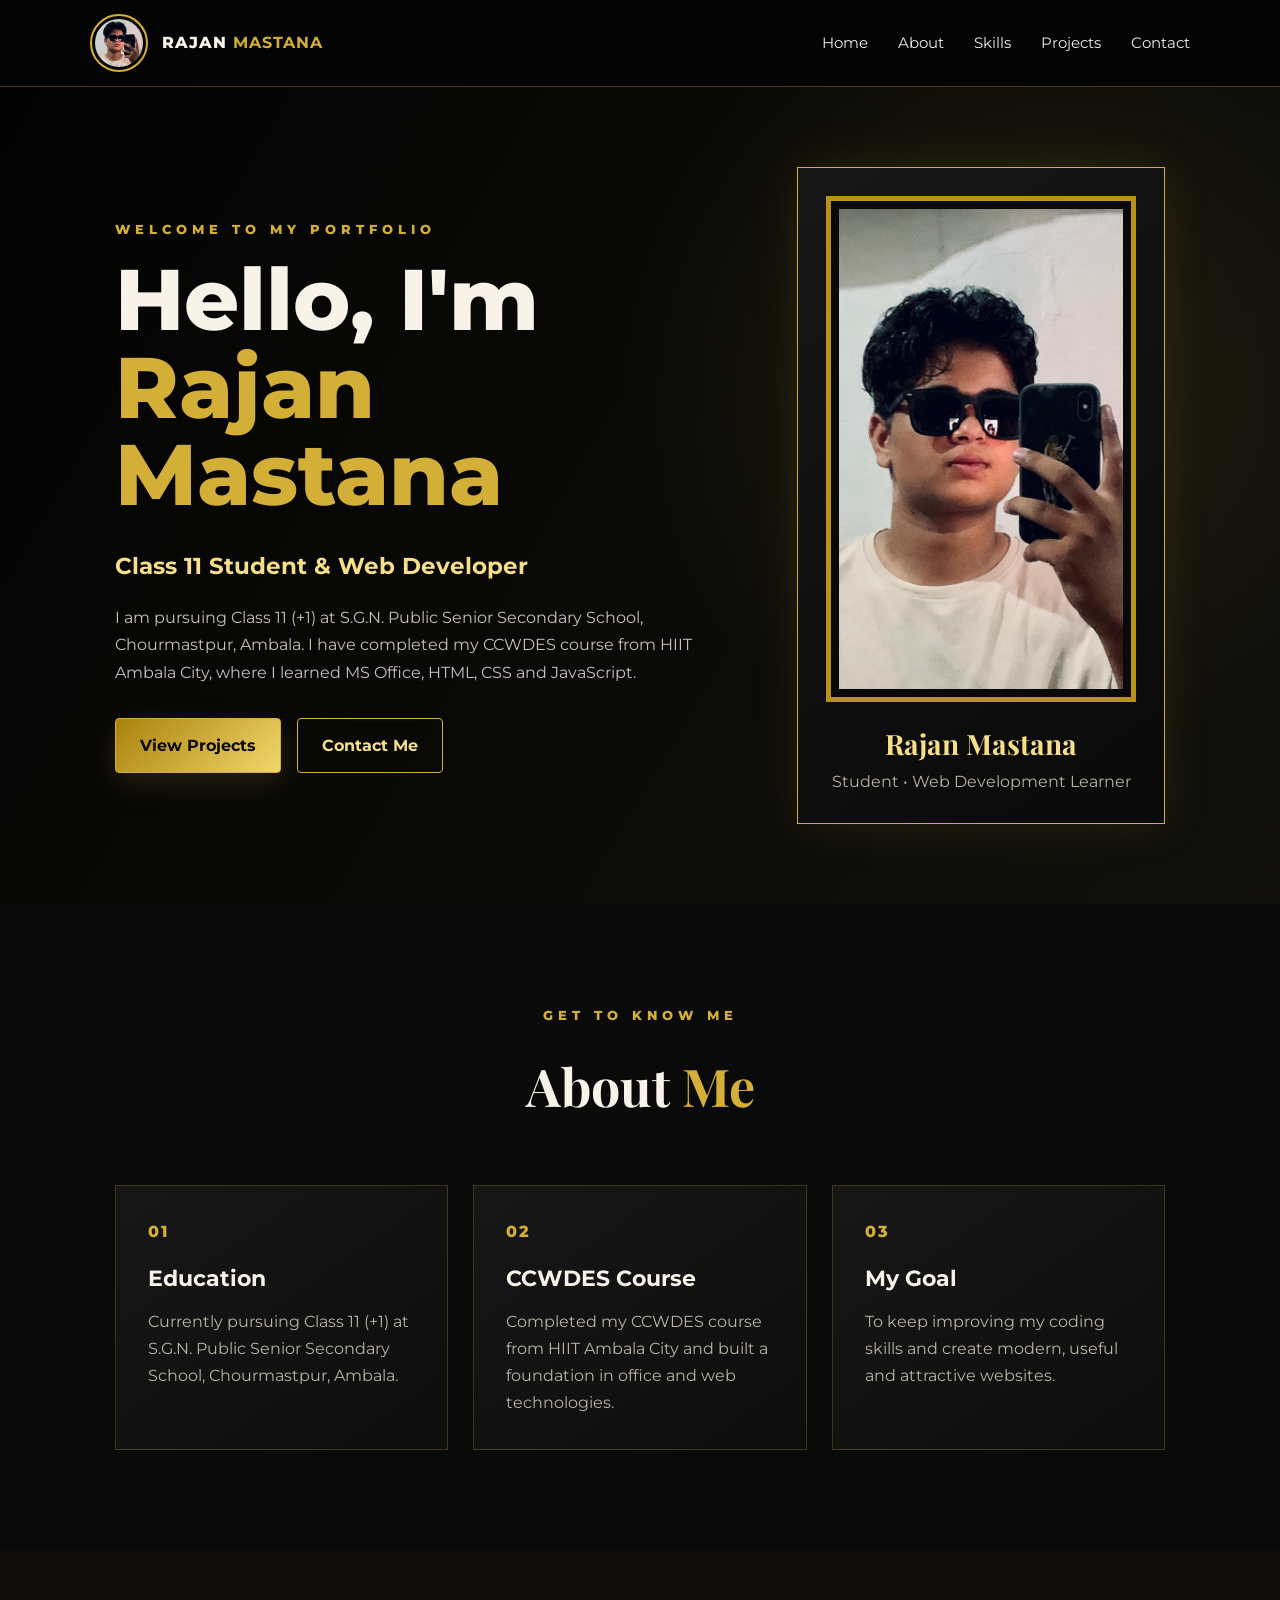
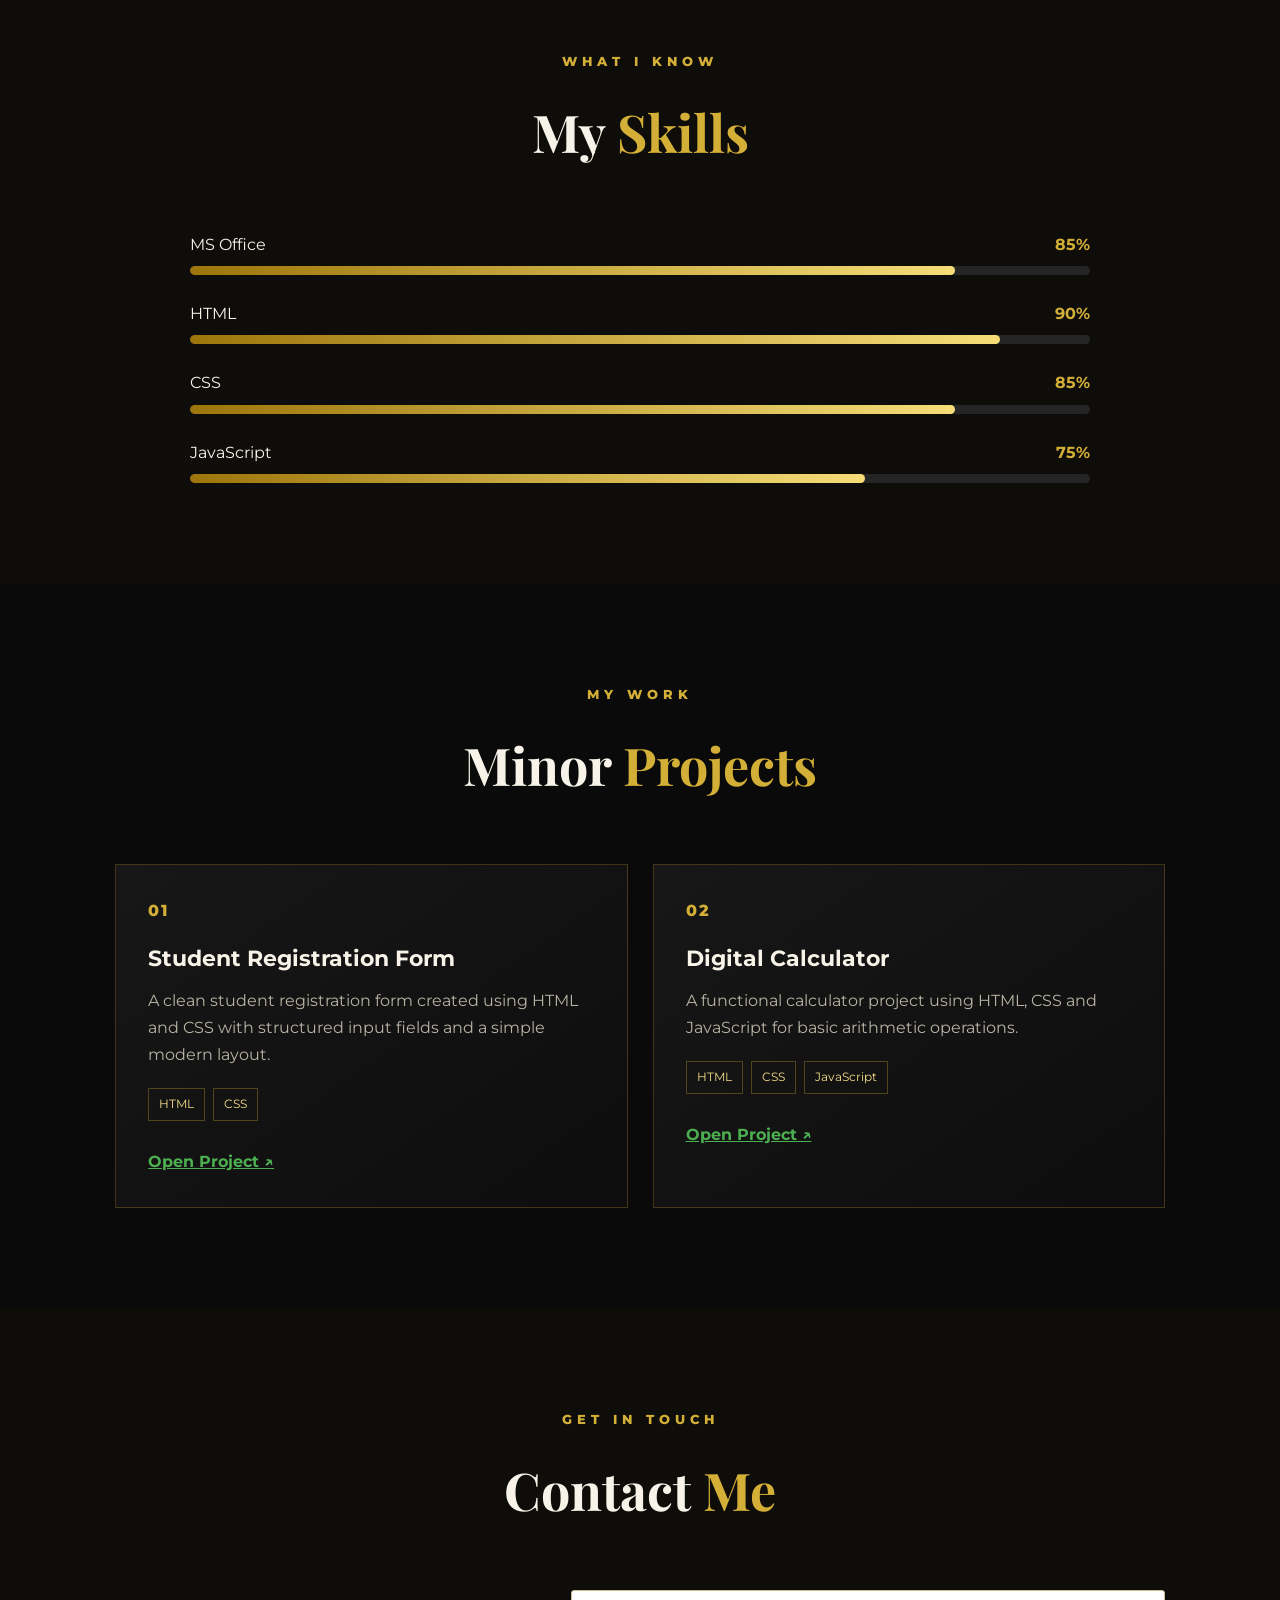
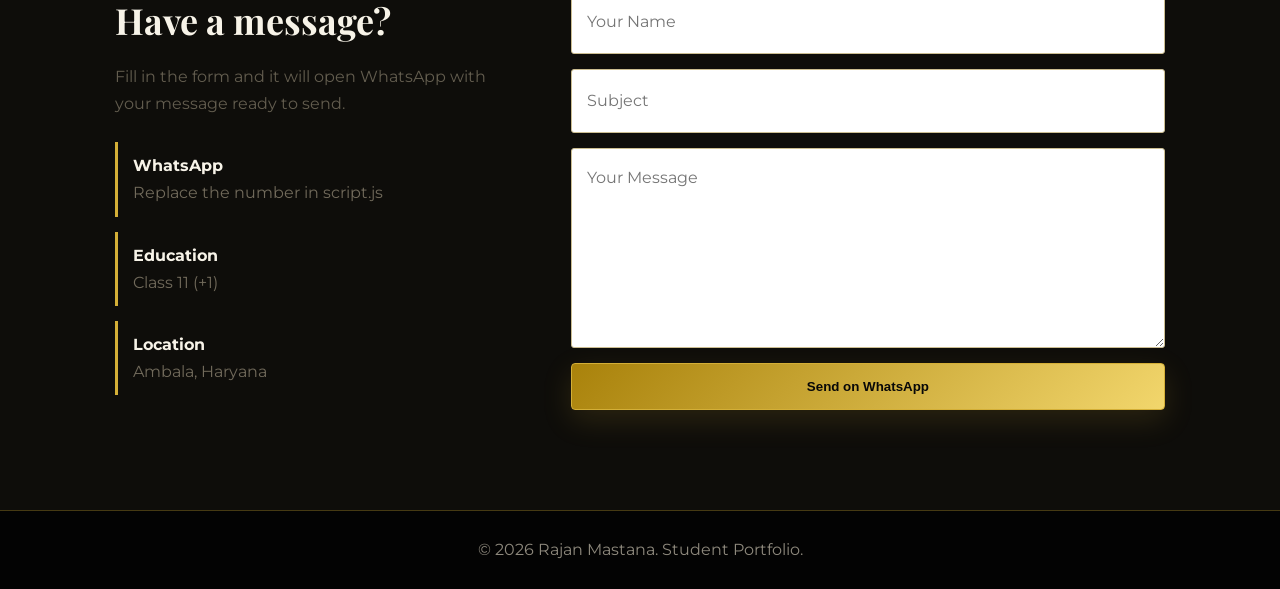
<file: index.html>
<!DOCTYPE html>
<html lang="en">
<head>
    <meta charset="UTF-8">
    <meta name="viewport" content="width=device-width, initial-scale=1.0">
    <title>Rajan Mastana | Student Portfolio</title>
    <link rel="stylesheet" href="style.css">
</head>
<body>

<header class="navbar">
    <a href="#home" class="logo">
        <img src="rajan.jpg" alt="Rajan Mastana">
        <span>RAJAN <b>MASTANA</b></span>
    </a>

    <nav>
        <a href="#home">Home</a>
        <a href="#about">About</a>
        <a href="#skills">Skills</a>
        <a href="#projects">Projects</a>
        <a href="#contact">Contact</a>
    </nav>
</header>

<main>
    <section id="home" class="hero">
        <div class="hero-text">
            <p class="eyebrow">WELCOME TO MY PORTFOLIO</p>
            <h1>Hello, I'm<br><span>Rajan Mastana</span></h1>
            <h2>Class 11 Student & Web Developer</h2>
            <p class="intro">
                I am pursuing Class 11 (+1) at S.G.N. Public Senior Secondary School,
                Chourmastpur, Ambala. I have completed my CCWDES course from HIIT Ambala City,
                where I learned MS Office, HTML, CSS and JavaScript.
            </p>

            <div class="buttons">
                <a href="#projects" class="btn gold-btn">View Projects</a>
                <a href="#contact" class="btn outline-btn">Contact Me</a>
            </div>
        </div>

        <div class="profile-card">
            <div class="photo-frame">
                <img src="rajan.jpg" alt="Rajan Mastana profile photo">
            </div>
            <h3>Rajan Mastana</h3>
            <p>Student • Web Development Learner</p>
        </div>
    </section>

    <section id="about" class="section">
        <div class="section-heading">
            <p class="eyebrow">GET TO KNOW ME</p>
            <h2>About <span>Me</span></h2>
        </div>

        <div class="cards">
            <article class="card">
                <div class="icon">01</div>
                <h3>Education</h3>
                <p>Currently pursuing Class 11 (+1) at S.G.N. Public Senior Secondary School, Chourmastpur, Ambala.</p>
            </article>

            <article class="card">
                <div class="icon">02</div>
                <h3>CCWDES Course</h3>
                <p>Completed my CCWDES course from HIIT Ambala City and built a foundation in office and web technologies.</p>
            </article>

            <article class="card">
                <div class="icon">03</div>
                <h3>My Goal</h3>
                <p>To keep improving my coding skills and create modern, useful and attractive websites.</p>
            </article>
        </div>
    </section>

    <section id="skills" class="section dark-section">
        <div class="section-heading">
            <p class="eyebrow">WHAT I KNOW</p>
            <h2>My <span>Skills</span></h2>
        </div>

        <div class="skills-grid">
            <div class="skill"><div class="skill-top"><span>MS Office</span><b>85%</b></div><div class="bar"><i style="width:85%"></i></div></div>
            <div class="skill"><div class="skill-top"><span>HTML</span><b>90%</b></div><div class="bar"><i style="width:90%"></i></div></div>
            <div class="skill"><div class="skill-top"><span>CSS</span><b>85%</b></div><div class="bar"><i style="width:85%"></i></div></div>
            <div class="skill"><div class="skill-top"><span>JavaScript</span><b>75%</b></div><div class="bar"><i style="width:75%"></i></div></div>
        </div>
    </section>

   <section id="projects" class="section">
    <div class="section-heading">
      <p class="eyebrow">MY WORK</p>
      <h2>Minor <span>Projects</span></h2>
    </div>
    <div class="project-grid">
      <article class="project-card">
        <span class="project-number">01</span>
        <h3>Student Registration Form</h3>
        <p>A clean student registration form created using HTML and CSS with structured input fields and a simple modern layout.</p>
        <div class="tags">
          <span>HTML</span>
          <span>CSS</span>
        </div>
        <br>
        <a href="student-registration.html" target="_blank" style="color: #4caf50; font-weight: bold; text-decoration: underline;">Open Project ↗</a>
      </article>

      <article class="project-card">
        <span class="project-number">02</span>
        <h3>Digital Calculator</h3>
        <p>A functional calculator project using HTML, CSS and JavaScript for basic arithmetic operations.</p>
        <div class="tags">
          <span>HTML</span>
          <span>CSS</span>
          <span>JavaScript</span>
        </div>
        <br>
        <a href="calculator.html" target="_blank" style="color: #4caf50; font-weight: bold; text-decoration: underline;">Open Project ↗</a>
      </article>
    </div>
  </section>

  <section id="contact" class="section">
    <div class="section-heading">
      <p class="eyebrow">GET IN TOUCH</p>
      <h2>Contact <span>Me</span></h2>
    </div>
    <div class="contact-layout">
      <div class="contact-info">
        <h3>Have a message?</h3>
        <p>Fill in the form and it will open WhatsApp with your message ready to send.</p>
        <div class="contact-item">
          <strong>WhatsApp</strong>
          <span>Replace the number in script.js</span>
        </div>
        <div class="contact-item">
          <strong>Education</strong>
          <span>Class 11 (+1)</span>
        </div>
        <div class="contact-item">
          <strong>Location</strong>
          <span>Ambala, Haryana</span>
        </div>
      </div>
      <form id="contactForm" class="contact-form">
        <input id="name" type="text" placeholder="Your Name" required>
        <input id="subject" type="text" placeholder="Subject" required>
        <textarea id="message" rows="6" placeholder="Your Message" required></textarea>
        <button type="submit" class="btn gold-btn">Send on WhatsApp</button>
      </form>
    </div>
  </section>
</main>

<footer>
  <p>© 2026 Rajan Mastana. Student Portfolio.</p>
</footer>

<script src="script.js"></script>
</body>
</html>
</file>
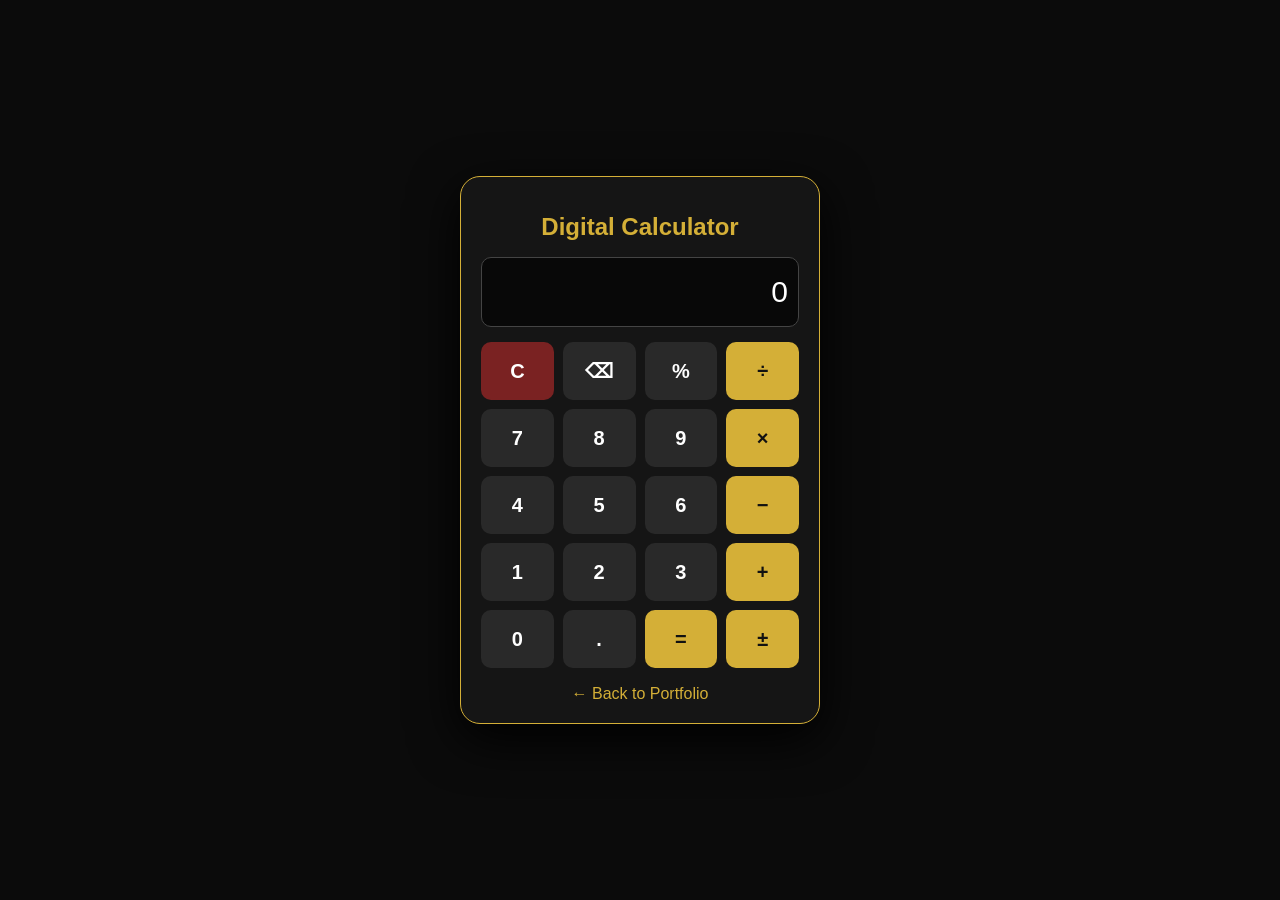
<file: calculator.html>
<!DOCTYPE html>
<html lang="en">
<head>
<meta charset="UTF-8">
<meta name="viewport" content="width=device-width, initial-scale=1.0">
<title>Digital Calculator | Rajan Mastana</title>
<style>
*{box-sizing:border-box}body{margin:0;min-height:100vh;display:flex;align-items:center;justify-content:center;background:#0b0b0b;color:#fff;font-family:Arial,sans-serif;padding:20px}.calc{width:min(360px,100%);background:#151515;border:1px solid #d4af37;border-radius:20px;padding:20px;box-shadow:0 15px 50px #000}.calc h1{text-align:center;color:#d4af37;font-size:24px}.display{width:100%;height:70px;margin-bottom:15px;padding:10px;text-align:right;font-size:30px;background:#080808;color:#fff;border:1px solid #444;border-radius:10px}.keys{display:grid;grid-template-columns:repeat(4,1fr);gap:9px}button{height:58px;border:0;border-radius:10px;background:#292929;color:#fff;font-size:20px;font-weight:bold;cursor:pointer}.op,.eq{background:#d4af37;color:#111}.clear{background:#7a2222}.back{display:block;text-align:center;margin-top:17px;color:#d4af37;text-decoration:none}
</style>
</head>
<body>
<div class="calc">
<h1>Digital Calculator</h1>
<input class="display" id="display" value="0" readonly>
<div class="keys">
<button class="clear" onclick="clearDisplay()">C</button><button onclick="del()">⌫</button><button onclick="percent()">%</button><button class="op" onclick="operator('/')">÷</button>
<button onclick="number('7')">7</button><button onclick="number('8')">8</button><button onclick="number('9')">9</button><button class="op" onclick="operator('*')">×</button>
<button onclick="number('4')">4</button><button onclick="number('5')">5</button><button onclick="number('6')">6</button><button class="op" onclick="operator('-')">−</button>
<button onclick="number('1')">1</button><button onclick="number('2')">2</button><button onclick="number('3')">3</button><button class="op" onclick="operator('+')">+</button>
<button onclick="number('0')">0</button><button onclick="decimal()">.</button><button class="eq" onclick="calculate()">=</button><button class="op" onclick="sign()">±</button>
</div>
<a class="back" href="../index.html">← Back to Portfolio</a>
</div>
<script src="calculator.js"></script>
</body>
</html>
</file>
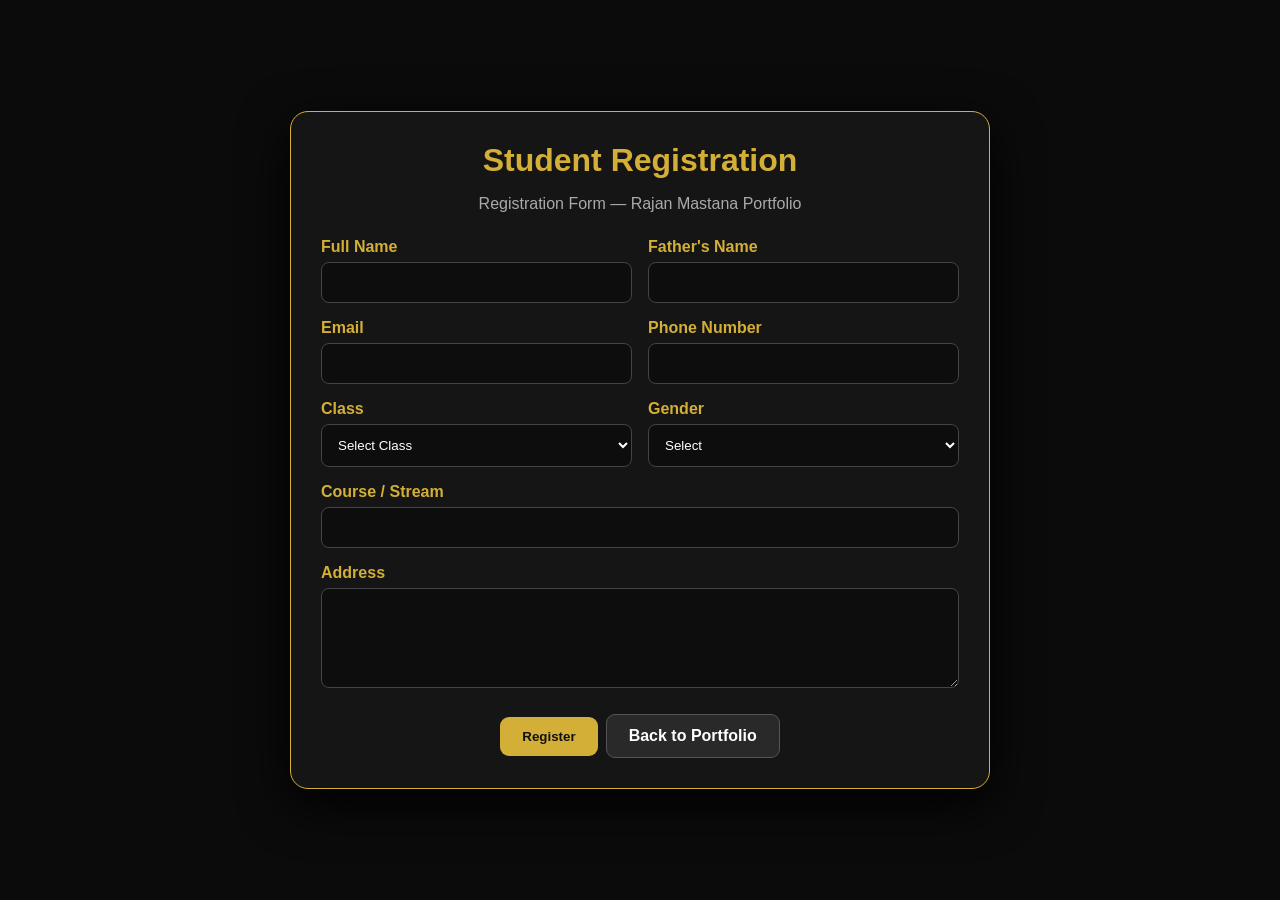
<file: student-registration.html>
<!DOCTYPE html>
<html lang="en">
<head>
<meta charset="UTF-8">
<meta name="viewport" content="width=device-width, initial-scale=1.0">
<title>Student Registration Form | Rajan Mastana</title>
<style>
*{box-sizing:border-box}body{margin:0;min-height:100vh;display:flex;align-items:center;justify-content:center;padding:25px;font-family:Arial,sans-serif;background:#0b0b0b;color:#fff}.box{width:min(700px,100%);background:#151515;border:1px solid #d4af37;border-radius:18px;padding:30px;box-shadow:0 15px 50px #000}.box h1{text-align:center;color:#d4af37;margin:0 0 8px}.sub{text-align:center;color:#aaa;margin-bottom:25px}.grid{display:grid;grid-template-columns:1fr 1fr;gap:16px}label{display:block;color:#d4af37;font-weight:bold;margin-bottom:6px}input,select,textarea{width:100%;padding:12px;border-radius:8px;border:1px solid #444;background:#0d0d0d;color:#fff}textarea{min-height:100px;resize:vertical}.full{grid-column:1/-1}.actions{text-align:center;margin-top:22px}button,a{display:inline-block;padding:12px 22px;border-radius:9px;font-weight:bold;text-decoration:none;cursor:pointer}button{border:0;background:#d4af37;color:#111}.back{margin-left:8px;background:#292929;color:#fff;border:1px solid #555}#success{display:none;text-align:center;color:#8fd694}@media(max-width:600px){.grid{grid-template-columns:1fr}.full{grid-column:auto}}
</style>
</head>
<body>
<div class="box">
<h1>Student Registration</h1>
<p class="sub">Registration Form — Rajan Mastana Portfolio</p>
<form id="registrationForm">
<div class="grid">
<div><label>Full Name</label><input type="text" required></div>
<div><label>Father's Name</label><input type="text" required></div>
<div><label>Email</label><input type="email" required></div>
<div><label>Phone Number</label><input type="tel" required></div>
<div><label>Class</label><select required><option value="">Select Class</option><option>9th</option><option>10th</option><option>11th</option><option>12th</option></select></div>
<div><label>Gender</label><select required><option value="">Select</option><option>Male</option><option>Female</option><option>Other</option></select></div>
<div class="full"><label>Course / Stream</label><input type="text"></div>
<div class="full"><label>Address</label><textarea required></textarea></div>
</div>
<div class="actions"><button type="submit">Register</button><a class="back" href="../index.html">Back to Portfolio</a></div>
<p id="success">Registration submitted successfully!</p>
</form>
</div>
<script>
document.getElementById("registrationForm").addEventListener("submit",function(e){e.preventDefault();document.getElementById("success").style.display="block";this.reset();});
</script>
</body>
</html>
</file>
<file: style.css>
@import url('https://fonts.googleapis.com/css2?family=Montserrat:wght@400;500;600;700;800&family=Playfair+Display:wght@600;700&display=swap');

:root{
    --black:#050505;
    --black2:#101010;
    --gold:#d4af37;
    --gold2:#f7df8a;
    --cream:#fff9e8;
    --text:#f7f3e8;
    --muted:#b9b3a5;
    --line:rgba(212,175,55,.32);
}

*{margin:0;padding:0;box-sizing:border-box;scroll-behavior:smooth}
body{font-family:Montserrat,Arial,sans-serif;background:var(--black);color:var(--text);line-height:1.7}
a{text-decoration:none;color:inherit}
img{display:block;max-width:100%}

.navbar{
    position:sticky;top:0;z-index:1000;
    display:flex;align-items:center;justify-content:space-between;
    padding:14px 7%;
    background:rgba(5,5,5,.94);
    border-bottom:1px solid var(--line);
    backdrop-filter:blur(14px);
}
.logo{display:flex;align-items:center;gap:14px;font-weight:800;letter-spacing:1px}
.logo img{
    width:58px;height:58px;border-radius:50%;object-fit:cover;
    border:2px solid var(--gold);padding:3px;
}
.logo b{color:var(--gold)}
nav{display:flex;gap:30px}
nav a{font-size:15px;color:#eee;transition:.25s}
nav a:hover{color:var(--gold)}

.hero{
    min-height:calc(100vh - 87px);
    display:grid;grid-template-columns:1.25fr .75fr;
    align-items:center;gap:70px;padding:80px 9%;
    background:
      radial-gradient(circle at 80% 35%,rgba(212,175,55,.10),transparent 35%),
      linear-gradient(120deg,#030303,#11100c);
}
.eyebrow{color:var(--gold);font-size:13px;font-weight:800;letter-spacing:5px;margin-bottom:16px}
.hero h1{font-size:clamp(48px,7vw,86px);line-height:1.02;font-weight:800}
.hero h1 span,.section-heading h2 span{color:var(--gold)}
.hero h2{margin:28px 0 18px;font-size:23px;color:var(--gold2)}
.intro{max-width:720px;color:#c7c2b7;font-size:16px}
.buttons{display:flex;gap:16px;margin-top:32px;flex-wrap:wrap}
.btn{display:inline-flex;justify-content:center;align-items:center;padding:13px 24px;border-radius:4px;font-weight:700;border:1px solid var(--gold);cursor:pointer}
.gold-btn{background:linear-gradient(135deg,#a9820b,#f2d66c);color:#080808;box-shadow:0 10px 30px rgba(212,175,55,.15)}
.outline-btn{background:transparent;color:var(--gold2)}
.gold-btn:hover,.outline-btn:hover{transform:translateY(-2px)}

.profile-card{
    text-align:center;padding:28px;
    border:1px solid var(--gold);
    background:linear-gradient(145deg,#171717,#090909);
    box-shadow:0 0 45px rgba(212,175,55,.12);
}
.photo-frame{
    border:5px solid #b99319;
    padding:8px;background:#090909;
}
.photo-frame img{
    width:100%;height:480px;object-fit:cover;
    object-position:center top;
}
.profile-card h3{font-family:"Playfair Display",serif;color:var(--gold2);font-size:28px;margin-top:18px}
.profile-card p{color:var(--muted)}

.section{padding:100px 9%;background:#0a0a0a}
.section:nth-of-type(odd){background:#0e0d0a}
.section-heading{text-align:center;margin-bottom:55px}
.section-heading h2{font-family:"Playfair Display",serif;font-size:52px}
.cards,.project-grid{display:grid;grid-template-columns:repeat(3,1fr);gap:25px}
.card,.project-card{
    padding:32px;border:1px solid rgba(212,175,55,.24);
    background:linear-gradient(145deg,#171717,#0d0d0d);
    transition:.3s;
}
.card:hover,.project-card:hover{transform:translateY(-6px);border-color:var(--gold)}
.icon,.project-number{color:var(--gold);font-weight:800;letter-spacing:2px}
.card h3,.project-card h3{margin:15px 0 10px;font-size:22px}
.card p,.project-card p{color:var(--muted)}
.dark-section{background:#050505}
.skills-grid{max-width:900px;margin:auto;display:grid;gap:25px}
.skill-top{display:flex;justify-content:space-between;margin-bottom:8px}
.skill-top b{color:var(--gold)}
.bar{height:9px;background:#252525;border-radius:20px;overflow:hidden}
.bar i{display:block;height:100%;background:linear-gradient(90deg,#9c760b,#f6dd78);border-radius:20px}

.project-grid{grid-template-columns:repeat(2,1fr)}
.tags{display:flex;gap:8px;margin-top:20px;flex-wrap:wrap}
.tags span{border:1px solid var(--line);padding:5px 10px;color:var(--gold2);font-size:12px}

.contact-section{padding:100px 9%;background:var(--cream);color:#17140c}
.contact-layout{display:grid;grid-template-columns:.8fr 1.2fr;gap:60px;max-width:1100px;margin:auto}
.contact-info h3{font-family:"Playfair Display",serif;font-size:36px}
.contact-info p{color:#635d4f;margin:12px 0 25px}
.contact-item{border-left:3px solid var(--gold);padding:10px 0 10px 15px;margin:15px 0}
.contact-item strong,.contact-item span{display:block}
.contact-item span{color:#716a5b}
.contact-form{display:grid;gap:15px}
.contact-form input,.contact-form textarea{
    width:100%;padding:15px;border:1px solid #cbbd91;background:white;
    font:inherit;outline:none;border-radius:3px;
}
.contact-form input:focus,.contact-form textarea:focus{border-color:#a47e12}
footer{text-align:center;padding:25px;background:#030303;color:#8e897d;border-top:1px solid var(--line)}

@media(max-width:900px){
    .navbar{padding:12px 5%}
    nav{gap:13px}
    .hero{grid-template-columns:1fr;padding:70px 6%}
    .profile-card{max-width:500px;margin:auto}
    .cards{grid-template-columns:1fr}
    .project-grid{grid-template-columns:1fr}
    .contact-layout{grid-template-columns:1fr}
}
@media(max-width:600px){
    nav{display:none}
    .logo span{font-size:14px}
    .hero h1{font-size:50px}
    .section-heading h2{font-size:40px}
    .photo-frame img{height:400px}
}
</file>
